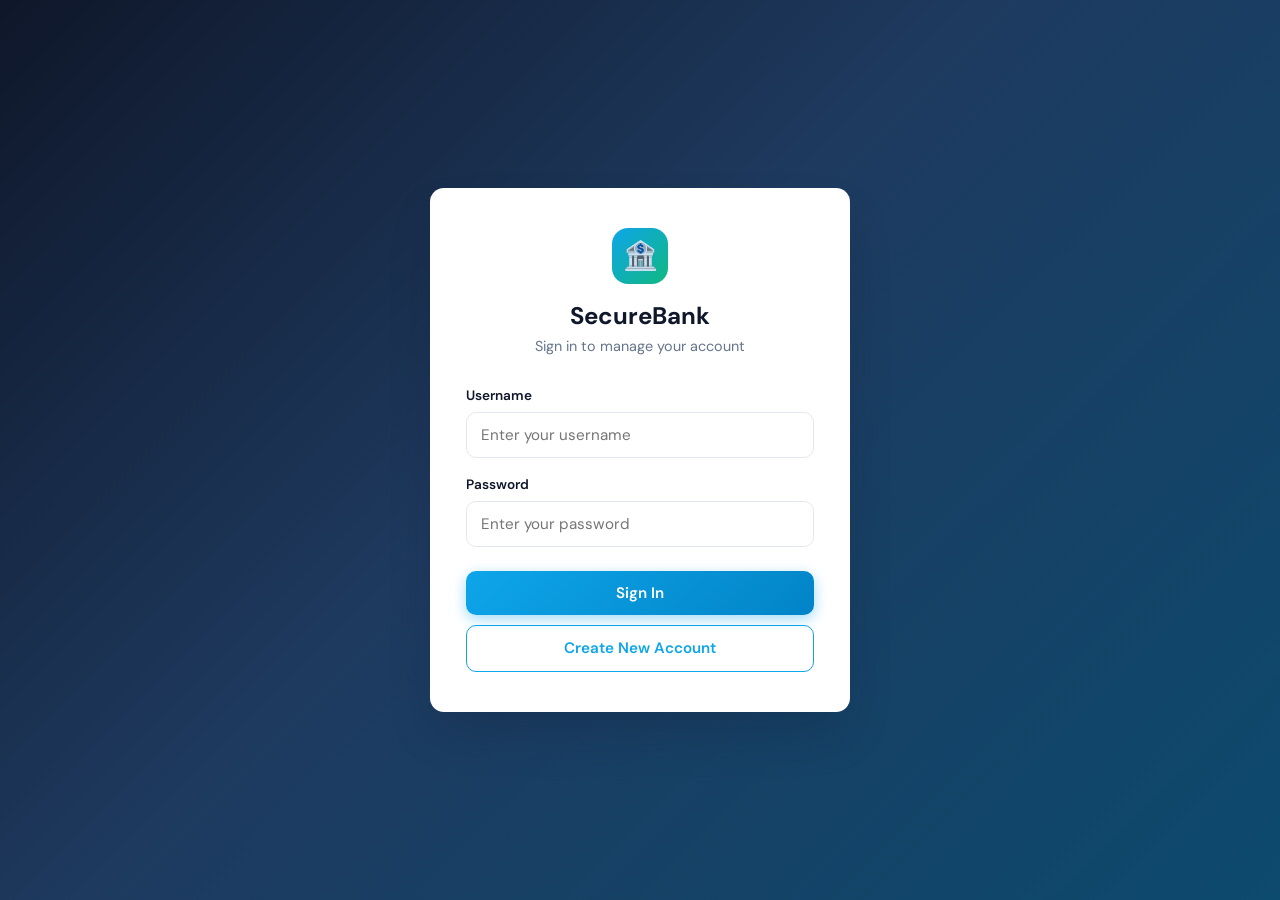
<file: public/index.html>
<!DOCTYPE html>
<html lang="en">
<head>
    <meta charset="UTF-8">
    <meta name="viewport" content="width=device-width, initial-scale=1.0">
    <title>Login — SecureBank</title>
    <link rel="stylesheet" href="style.css">
</head>
<body class="auth-page">

    <div class="auth-card">
        <div class="brand">
            <div class="brand-icon">🏦</div>
            <h1>SecureBank</h1>
            <p>Sign in to manage your account</p>
        </div>

        <form id="loginForm" onsubmit="return handleLogin(event)">
            <div class="form-group">
                <label for="username">Username</label>
                <input type="text" id="username" placeholder="Enter your username" required autocomplete="username">
            </div>

            <div class="form-group">
                <label for="password">Password</label>
                <input type="password" id="password" placeholder="Enter your password" required autocomplete="current-password">
            </div>

            <div class="auth-actions">
                <button type="submit" class="btn btn-primary">Sign In</button>
                <a href="register.html" class="btn btn-outline" style="display:block;text-align:center;text-decoration:none;line-height:1.4;">Create New Account</a>
            </div>
        </form>
    </div>

    <script src="auth.js"></script>
</body>
</html>
</file>
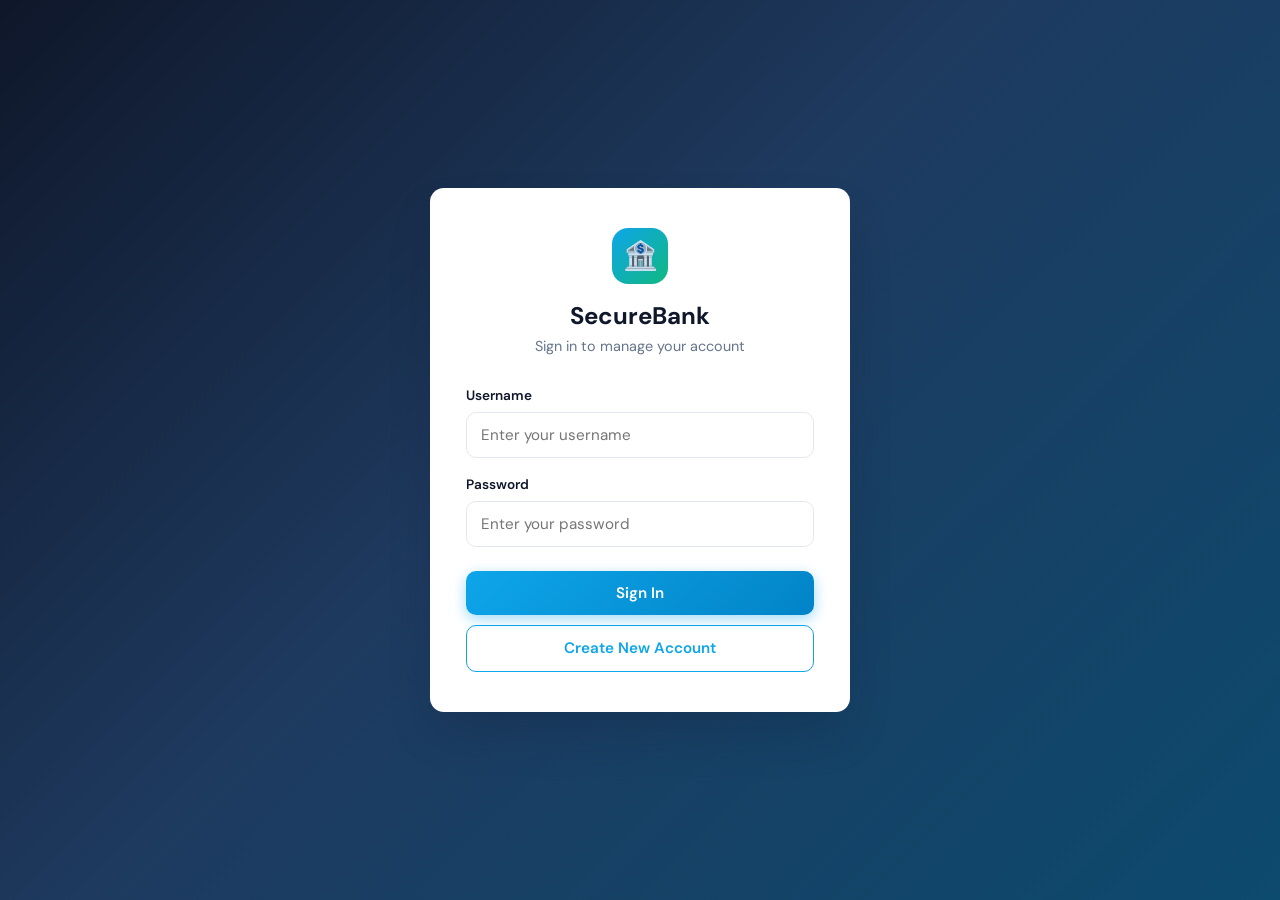
<file: public/dashboard.html>
<!DOCTYPE html>
<html lang="en">
<head>
    <meta charset="UTF-8">
    <meta name="viewport" content="width=device-width, initial-scale=1.0">
    <title>Dashboard — SecureBank</title>
    <link rel="stylesheet" href="style.css">
</head>
<body>

    <div class="dashboard-layout">
        <aside class="sidebar">
            <div class="sidebar-brand">
                <h2>SecureBank</h2>
                <span>Online Banking</span>
            </div>
            <ul class="nav-menu">
                <li><button type="button" class="nav-btn active" data-panel="details"><span class="nav-icon">👤</span> Account Details</button></li>
                <li><button type="button" class="nav-btn" data-panel="transfer"><span class="nav-icon">💰</span> Deposit & Withdraw</button></li>
                <li><button type="button" class="nav-btn" data-panel="history"><span class="nav-icon">📋</span> Transaction History</button></li>
            </ul>
        </aside>

        <div class="main-content">
            <header class="top-bar">
                <div>
                    <h1 id="pageTitle">Account Details</h1>
                    <p class="user-greeting">Welcome back, <strong id="displayUser">—</strong></p>
                </div>
                <button type="button" class="btn btn-danger" onclick="logout()">Log Out</button>
            </header>

            <main class="content-area">

                <section id="panel-details" class="panel active">
                    <div class="balance-card">
                        <label>Available Balance</label>
                        <div class="amount" id="balanceDisplay">₹0.00</div>
                    </div>
                    <div class="card">
                        <h2>Your Profile</h2>
                        <div class="detail-grid" id="detailsGrid">
                            <p class="empty-state">Loading account details…</p>
                        </div>
                    </div>
                </section>

                <section id="panel-transfer" class="panel">
                    <div class="transfer-layout">
                        <div class="card transfer-form-card">
                            <h2>Deposit & Withdraw</h2>
                            <p class="panel-desc">Enter an amount, then choose deposit or withdraw.</p>
                            <div class="transaction-form">
                                <div class="form-group">
                                    <label for="txAmount">Amount (₹)</label>
                                    <input type="number" id="txAmount" min="1" step="0.01" placeholder="Enter amount">
                                </div>
                                <div class="btn-row">
                                    <button type="button" class="btn btn-deposit" onclick="handleDeposit()">Deposit</button>
                                    <button type="button" class="btn btn-withdraw" onclick="handleWithdraw()">Withdraw</button>
                                </div>
                            </div>
                        </div>
                        <aside class="transfer-balance-side">
                            <div class="balance-card balance-card-side">
                                <label>Available Balance</label>
                                <div class="amount" id="transferBalanceDisplay">₹0.00</div>
                                <p class="balance-hint">Updates after each transaction</p>
                            </div>
                        </aside>
                    </div>
                </section>

                <section id="panel-history" class="panel">
                    <div class="card card-wide">
                        <h2>Transaction History</h2>
                        <p class="panel-desc">Your last 15 transactions</p>
                        <div id="historyTableWrap">
                            <p class="empty-state">Loading transactions…</p>
                        </div>
                    </div>
                </section>

            </main>
        </div>
    </div>

    <script src="dashboard.js"></script>
</body>
</html>
</file>
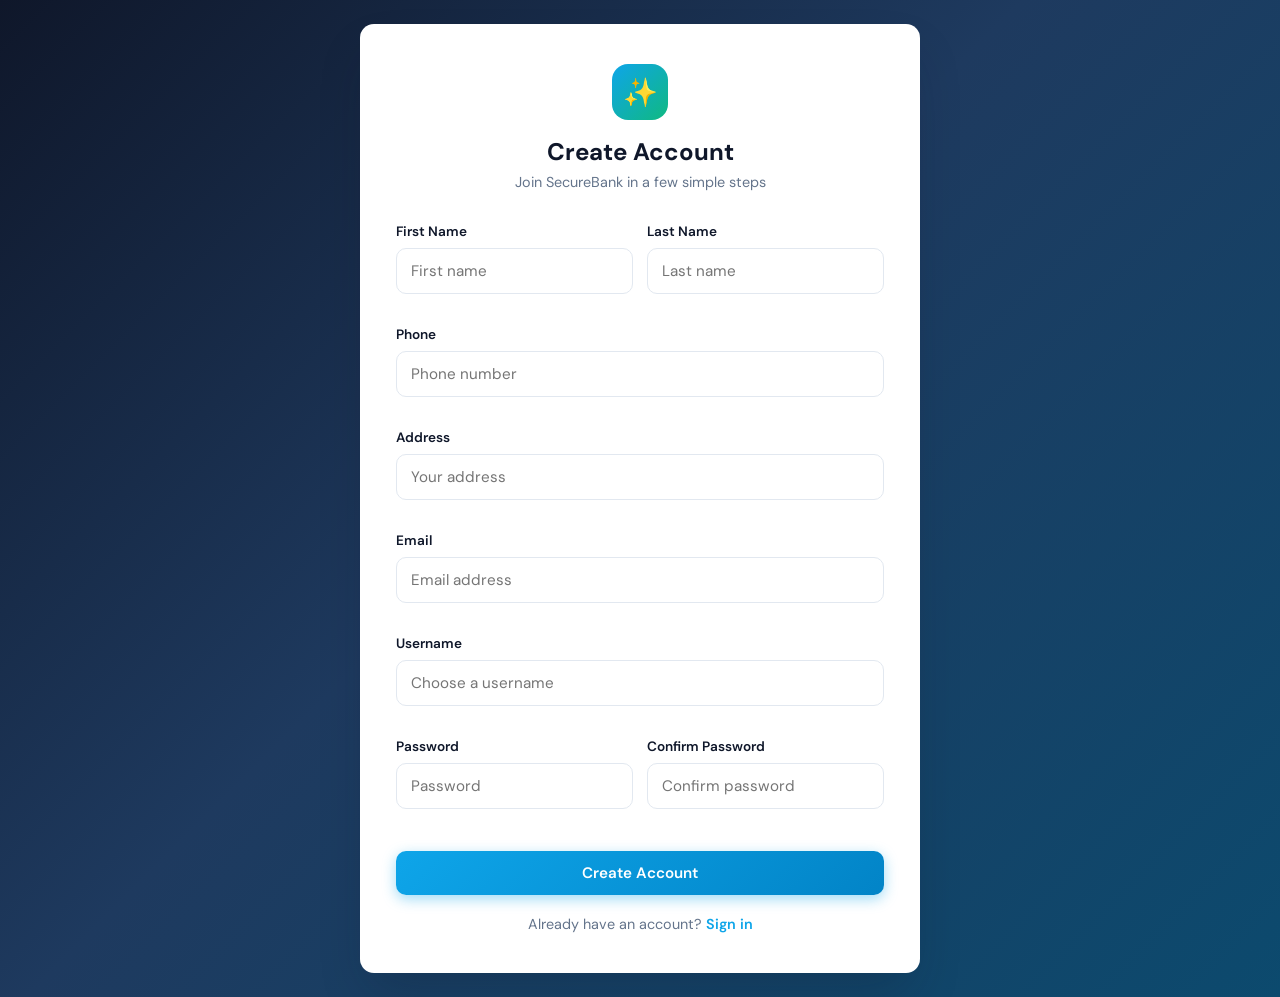
<file: public/register.html>
<!DOCTYPE html>
<html lang="en">
<head>
    <meta charset="UTF-8">
    <meta name="viewport" content="width=device-width, initial-scale=1.0">
    <title>Create Account — SecureBank</title>
    <link rel="stylesheet" href="style.css">
</head>
<body class="auth-page">

    <div class="auth-card auth-card-register">
        <div class="brand">
            <div class="brand-icon">✨</div>
            <h1>Create Account</h1>
            <p>Join SecureBank in a few simple steps</p>
        </div>

        <form id="registerForm" onsubmit="return handleRegister(event)">
            <div class="register-grid">
                <div class="form-group">
                    <label for="fname">First Name</label>
                    <input type="text" id="fname" placeholder="First name" required>
                </div>
                <div class="form-group">
                    <label for="lname">Last Name</label>
                    <input type="text" id="lname" placeholder="Last name" required>
                </div>
                <div class="form-group full">
                    <label for="phone">Phone</label>
                    <input type="tel" id="phone" placeholder="Phone number" required>
                </div>
                <div class="form-group full">
                    <label for="address">Address</label>
                    <input type="text" id="address" placeholder="Your address" required>
                </div>
                <div class="form-group full">
                    <label for="email">Email</label>
                    <input type="email" id="email" placeholder="Email address" required>
                </div>
                <div class="form-group full">
                    <label for="ruser">Username</label>
                    <input type="text" id="ruser" placeholder="Choose a username" required autocomplete="username">
                </div>
                <div class="form-group">
                    <label for="rpass">Password</label>
                    <input type="password" id="rpass" placeholder="Password" required autocomplete="new-password">
                </div>
                <div class="form-group">
                    <label for="cpass">Confirm Password</label>
                    <input type="password" id="cpass" placeholder="Confirm password" required autocomplete="new-password">
                </div>
            </div>

            <div class="auth-actions">
                <button type="submit" class="btn btn-primary">Create Account</button>
            </div>
        </form>

        <p class="auth-link">Already have an account? <a href="index.html">Sign in</a></p>
    </div>

    <script src="auth.js"></script>
</body>
</html>
</file>
<file: public/style.css>
@import url('https://fonts.googleapis.com/css2?family=DM+Sans:ital,opsz,wght@0,9..40,400;0,9..40,500;0,9..40,600;0,9..40,700;1,9..40,400&display=swap');

:root {
  --bg: #0f172a;
  --bg-card: #ffffff;
  --primary: #0ea5e9;
  --primary-dark: #0284c7;
  --accent: #10b981;
  --danger: #ef4444;
  --text: #0f172a;
  --text-muted: #64748b;
  --border: #e2e8f0;
  --sidebar: #1e293b;
  --sidebar-hover: #334155;
  --shadow: 0 25px 50px -12px rgba(15, 23, 42, 0.25);
  --radius: 14px;
}

* {
  box-sizing: border-box;
  margin: 0;
  padding: 0;
}

body {
  font-family: 'DM Sans', system-ui, sans-serif;
  min-height: 100vh;
  color: var(--text);
  background: linear-gradient(135deg, #0f172a 0%, #1e3a5f 45%, #0c4a6e 100%);
}

.auth-page {
  display: flex;
  align-items: center;
  justify-content: center;
  min-height: 100vh;
  padding: 24px;
}

.auth-card {
  width: 100%;
  max-width: 420px;
  background: var(--bg-card);
  border-radius: var(--radius);
  box-shadow: var(--shadow);
  padding: 40px 36px;
}

.auth-card-register {
  max-width: 560px;
}

.brand {
  text-align: center;
  margin-bottom: 32px;
}

.brand-icon {
  width: 56px;
  height: 56px;
  margin: 0 auto 16px;
  background: linear-gradient(135deg, var(--primary), var(--accent));
  border-radius: 16px;
  display: flex;
  align-items: center;
  justify-content: center;
  font-size: 28px;
}

.brand h1 {
  font-size: 1.5rem;
  font-weight: 700;
  color: var(--text);
}

.brand p {
  color: var(--text-muted);
  font-size: 0.9rem;
  margin-top: 6px;
}

.form-group {
  margin-bottom: 18px;
  width: 100%;
  min-width: 0;
}

.form-group label {
  display: block;
  font-size: 0.85rem;
  font-weight: 600;
  color: var(--text);
  margin-bottom: 8px;
}

input[type="text"],
input[type="password"],
input[type="email"],
input[type="number"],
input[type="tel"] {
  display: block;
  width: 100%;
  min-width: 0;
  padding: 12px 14px;
  border: 1.5px solid var(--border);
  border-radius: 10px;
  font-size: 0.95rem;
  font-family: inherit;
  transition: border-color 0.2s, box-shadow 0.2s;
}

input[type="email"] {
  min-height: 46px;
}

input:focus {
  outline: none;
  border-color: var(--primary);
  box-shadow: 0 0 0 3px rgba(14, 165, 233, 0.2);
}

.btn {
  display: inline-flex;
  align-items: center;
  justify-content: center;
  gap: 8px;
  padding: 12px 20px;
  font-size: 0.95rem;
  font-weight: 600;
  font-family: inherit;
  border: none;
  border-radius: 10px;
  cursor: pointer;
  transition: transform 0.15s, background 0.2s, box-shadow 0.2s;
}

.btn:active {
  transform: scale(0.98);
}

.btn-primary {
  background: linear-gradient(135deg, var(--primary), var(--primary-dark));
  color: white;
  width: 100%;
  box-shadow: 0 4px 14px rgba(14, 165, 233, 0.4);
}

.btn-primary:hover {
  box-shadow: 0 6px 20px rgba(14, 165, 233, 0.5);
}

.btn-secondary {
  background: #f1f5f9;
  color: var(--text);
  width: 100%;
  margin-top: 10px;
}

.btn-secondary:hover {
  background: #e2e8f0;
}

.btn-outline {
  background: transparent;
  color: var(--primary);
  border: 1.5px solid var(--primary);
  width: 100%;
  margin-top: 10px;
}

.btn-outline:hover {
  background: rgba(14, 165, 233, 0.08);
}

.btn-danger {
  background: transparent;
  color: var(--danger);
  border: 1.5px solid var(--danger);
  padding: 8px 16px;
  font-size: 0.85rem;
}

.btn-danger:hover {
  background: rgba(239, 68, 68, 0.08);
}

.auth-actions {
  margin-top: 24px;
}

.auth-link {
  text-align: center;
  margin-top: 20px;
  font-size: 0.9rem;
  color: var(--text-muted);
}

.auth-link a {
  color: var(--primary);
  font-weight: 600;
  text-decoration: none;
}

.auth-link a:hover {
  text-decoration: underline;
}

.register-grid {
  display: grid;
  grid-template-columns: 1fr 1fr;
  gap: 14px;
  width: 100%;
}

.register-grid .form-group {
  min-width: 0;
}

.register-grid .form-group.full {
  grid-column: 1 / -1;
}

@media (max-width: 480px) {
  .register-grid {
    grid-template-columns: 1fr;
  }
}

/* Dashboard layout */
.dashboard-layout {
  display: flex;
  min-height: 100vh;
}

.sidebar {
  width: 260px;
  background: var(--sidebar);
  color: white;
  padding: 28px 0;
  flex-shrink: 0;
}

.sidebar-brand {
  padding: 0 24px 28px;
  border-bottom: 1px solid rgba(255, 255, 255, 0.1);
  margin-bottom: 20px;
}

.sidebar-brand h2 {
  font-size: 1.15rem;
  font-weight: 700;
}

.sidebar-brand span {
  font-size: 0.8rem;
  color: rgba(255, 255, 255, 0.55);
}

.nav-menu {
  list-style: none;
}

.nav-menu li button {
  width: 100%;
  text-align: left;
  padding: 14px 24px;
  background: none;
  border: none;
  color: rgba(255, 255, 255, 0.75);
  font-size: 0.95rem;
  font-weight: 500;
  font-family: inherit;
  cursor: pointer;
  display: flex;
  align-items: center;
  gap: 12px;
  transition: background 0.2s, color 0.2s;
  border-left: 3px solid transparent;
}

.nav-menu li button:hover {
  background: var(--sidebar-hover);
  color: white;
}

.nav-menu li button.active {
  background: rgba(14, 165, 233, 0.15);
  color: white;
  border-left-color: var(--primary);
}

.nav-icon {
  font-size: 1.1rem;
  width: 24px;
  text-align: center;
}

.main-content {
  flex: 1;
  background: #f8fafc;
  display: flex;
  flex-direction: column;
}

.top-bar {
  background: white;
  padding: 18px 32px;
  display: flex;
  align-items: center;
  justify-content: space-between;
  border-bottom: 1px solid var(--border);
  box-shadow: 0 1px 3px rgba(0, 0, 0, 0.04);
}

.top-bar h1 {
  font-size: 1.25rem;
  font-weight: 700;
  color: var(--text);
}

.top-bar .user-greeting {
  font-size: 0.9rem;
  color: var(--text-muted);
}

.top-bar .user-greeting strong {
  color: var(--text);
}

.content-area {
  flex: 1;
  padding: 32px;
  overflow-y: auto;
}

.panel {
  display: none;
  animation: fadeIn 0.3s ease;
}

.panel.active {
  display: block;
}

@keyframes fadeIn {
  from { opacity: 0; transform: translateY(8px); }
  to { opacity: 1; transform: translateY(0); }
}

.card {
  background: white;
  border-radius: var(--radius);
  padding: 28px;
  box-shadow: 0 1px 3px rgba(0, 0, 0, 0.06);
  border: 1px solid var(--border);
  max-width: 720px;
}

.card h2 {
  font-size: 1.2rem;
  margin-bottom: 20px;
  color: var(--text);
}

.detail-grid {
  display: grid;
  grid-template-columns: repeat(auto-fill, minmax(200px, 1fr));
  gap: 16px;
}

.detail-item {
  background: #f8fafc;
  padding: 16px;
  border-radius: 10px;
  border: 1px solid var(--border);
}

.detail-item label {
  display: block;
  font-size: 0.75rem;
  font-weight: 600;
  text-transform: uppercase;
  letter-spacing: 0.04em;
  color: var(--text-muted);
  margin-bottom: 6px;
}

.detail-item span {
  display: block;
  font-size: 1rem;
  font-weight: 600;
  color: var(--text);
  word-break: break-word;
  overflow-wrap: anywhere;
  line-height: 1.4;
}

.detail-item.detail-item-full {
  grid-column: 1 / -1;
}

.balance-card {
  background: linear-gradient(135deg, #0ea5e9, #0284c7);
  color: white;
  padding: 24px;
  border-radius: var(--radius);
  margin-bottom: 24px;
  max-width: 720px;
}

.balance-card label {
  font-size: 0.85rem;
  opacity: 0.9;
}

.balance-card .amount {
  font-size: 2rem;
  font-weight: 700;
  margin-top: 8px;
}

.panel-desc {
  color: var(--text-muted);
  margin-bottom: 20px;
  font-size: 0.95rem;
}

.card-wide {
  max-width: 900px;
}

.transfer-layout {
  display: grid;
  grid-template-columns: 1fr 300px;
  gap: 24px;
  align-items: start;
  max-width: 960px;
}

.transfer-form-card {
  max-width: none;
}

.transfer-balance-side {
  position: sticky;
  top: 24px;
}

.balance-card-side {
  margin-bottom: 0;
  max-width: none;
  text-align: center;
  padding: 32px 24px;
}

.balance-card-side .amount {
  font-size: 2.25rem;
}

.balance-hint {
  font-size: 0.8rem;
  opacity: 0.75;
  margin-top: 12px;
}

.transaction-form {
  max-width: 100%;
}

.btn-row {
  display: flex;
  gap: 12px;
  margin-top: 8px;
}

.btn-row .btn {
  flex: 1;
}

.btn-deposit {
  background: linear-gradient(135deg, #10b981, #059669);
  color: white;
  box-shadow: 0 4px 14px rgba(16, 185, 129, 0.35);
}

.btn-deposit:hover {
  box-shadow: 0 6px 20px rgba(16, 185, 129, 0.45);
}

.btn-withdraw {
  background: linear-gradient(135deg, #f59e0b, #d97706);
  color: white;
  box-shadow: 0 4px 14px rgba(245, 158, 11, 0.35);
}

.btn-withdraw:hover {
  box-shadow: 0 6px 20px rgba(245, 158, 11, 0.45);
}

@media (max-width: 768px) {
  .transfer-layout {
    grid-template-columns: 1fr;
  }

  .transfer-balance-side {
    order: -1;
    position: static;
  }
}

.transactions-table {
  width: 100%;
  border-collapse: collapse;
  margin-top: 8px;
}

.transactions-table th,
.transactions-table td {
  padding: 12px 16px;
  text-align: left;
  border-bottom: 1px solid var(--border);
}

.transactions-table th {
  font-size: 0.75rem;
  text-transform: uppercase;
  letter-spacing: 0.04em;
  color: var(--text-muted);
  background: #f8fafc;
}

.transactions-table tr:hover td {
  background: #f8fafc;
}

.badge {
  display: inline-block;
  padding: 4px 10px;
  border-radius: 20px;
  font-size: 0.8rem;
  font-weight: 600;
}

.badge-deposit {
  background: #d1fae5;
  color: #047857;
}

.badge-withdraw {
  background: #fee2e2;
  color: #b91c1c;
}

.empty-state {
  text-align: center;
  padding: 40px;
  color: var(--text-muted);
}

@media (max-width: 768px) {
  .dashboard-layout {
    flex-direction: column;
  }

  .sidebar {
    width: 100%;
    padding: 16px 0;
  }

  .nav-menu {
    display: flex;
    overflow-x: auto;
    padding: 0 12px;
  }

  .nav-menu li button {
    white-space: nowrap;
    padding: 10px 16px;
    border-left: none;
    border-bottom: 3px solid transparent;
    border-radius: 8px;
  }

  .nav-menu li button.active {
    border-left: none;
    border-bottom-color: var(--primary);
  }

  .content-area {
    padding: 20px;
  }
}
</file>
